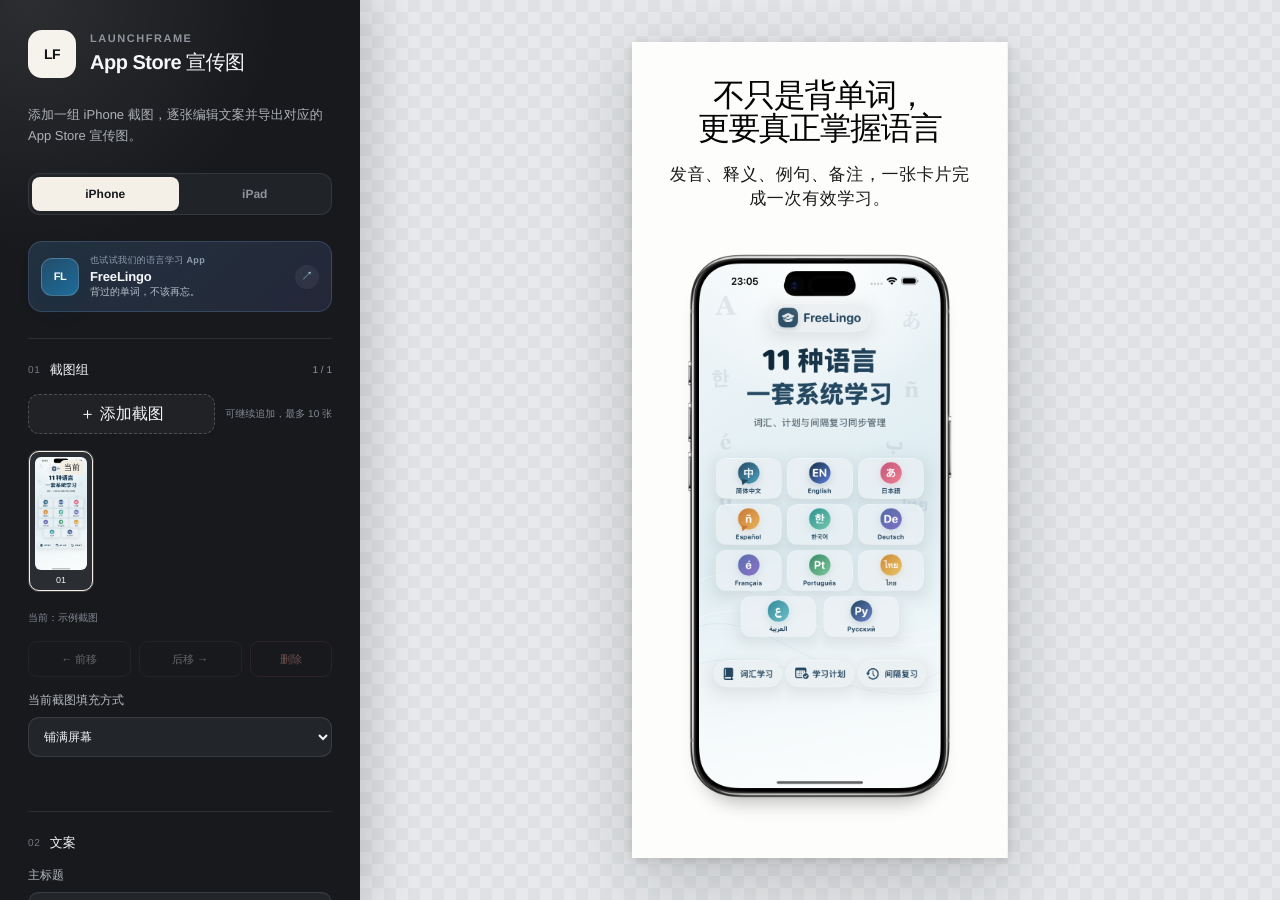
<file: index.html>
<!doctype html>
<html lang="zh-CN">
  <head>
    <meta charset="UTF-8" />
    <meta name="viewport" content="width=device-width, initial-scale=1" />
    <meta name="color-scheme" content="light" />
    <title>LaunchFrame · App Store 宣传图预览</title>
    <link rel="stylesheet" href="./styles.css?v=20260809-freelingo-promo" />
  </head>
  <body data-product="iphone">
    <div class="workspace">
      <aside class="controls" aria-label="iPhone 宣传图设置">
        <header class="controls-header">
          <div class="product-mark" aria-hidden="true">LF</div>
          <div>
            <p class="eyebrow">LaunchFrame</p>
            <h1>App Store 宣传图</h1>
          </div>
        </header>

        <p class="intro">
          添加一组 iPhone 截图，逐张编辑文案并导出对应的 App Store 宣传图。
        </p>

        <nav class="product-switcher" aria-label="设备类型">
          <a href="./" aria-current="page">iPhone</a>
          <a href="./ipad.html">iPad</a>
        </nav>

        <a
          class="app-promo"
          href="https://freelingo.ai/"
          target="_blank"
          rel="noopener noreferrer"
          aria-label="访问 FreeLingo 官网：背过的单词，不该再忘。（新窗口打开）"
        >
          <span class="app-promo-mark" aria-hidden="true">FL</span>
          <span class="app-promo-copy">
            <small>也试试我们的语言学习 App</small>
            <strong>FreeLingo</strong>
            <span>背过的单词，不该再忘。</span>
          </span>
          <span class="app-promo-arrow" aria-hidden="true">↗</span>
        </a>

        <section class="control-section" aria-labelledby="screenshots-heading">
          <div class="section-heading">
            <span class="section-index">01</span>
            <h2 id="screenshots-heading">截图组</h2>
            <output id="pagePosition" class="page-position" aria-live="polite">1 / 1</output>
          </div>

          <div class="screenshot-add-row">
            <input
              id="screenshotInput"
              class="visually-hidden"
              type="file"
              multiple
              accept="image/png,image/jpeg,image/webp"
              aria-describedby="screenshotHelp"
            />
            <label id="screenshotAddButton" class="upload-button screenshot-add-button" for="screenshotInput">
              ＋ 添加截图
            </label>
            <small id="screenshotHelp">可继续追加，最多 10 张</small>
          </div>

          <ol id="screenshotList" class="screenshot-list" aria-label="宣传图顺序"></ol>
          <p id="screenshotName" class="current-screenshot-name"></p>

          <div class="screenshot-order-actions" role="group" aria-label="当前截图操作">
            <button id="moveScreenshotPrevious" class="secondary-button" type="button">← 前移</button>
            <button id="moveScreenshotNext" class="secondary-button" type="button">后移 →</button>
            <button id="deleteScreenshot" class="danger-button" type="button">删除</button>
          </div>

          <label class="field" for="fitSelect">
            <span>当前截图填充方式</span>
            <select id="fitSelect">
              <option value="cover">铺满屏幕</option>
              <option value="contain">完整显示</option>
            </select>
          </label>

          <p id="screenshotStatus" class="screenshot-status" role="status" aria-live="polite"></p>
        </section>

        <section class="control-section" aria-labelledby="content-heading">
          <div class="section-heading">
            <span class="section-index">02</span>
            <h2 id="content-heading">文案</h2>
          </div>

          <label class="field" for="titleInput">
            <span>主标题</span>
            <textarea id="titleInput" rows="3" spellcheck="false"></textarea>
          </label>

          <label class="field" for="subtitleInput">
            <span>说明文案</span>
            <textarea id="subtitleInput" rows="3" spellcheck="false"></textarea>
          </label>
        </section>

        <section id="layoutSection" class="control-section" aria-labelledby="templates-heading">
          <div class="section-heading">
            <span class="section-index">03</span>
            <h2 id="templates-heading">排版模板</h2>
          </div>

          <div
            id="layoutGallery"
            class="layout-gallery"
            role="radiogroup"
            aria-label="宣传图排版模板"
          ></div>

          <div class="layout-subsection">
            <span class="layout-subsection-label">整组主题</span>
            <div id="themeOptions" class="theme-options" role="radiogroup" aria-label="整组主题"></div>
          </div>

          <div id="slotAssignmentPanel" class="layout-subsection" hidden>
            <span class="layout-subsection-label">图片槽位</span>
            <div id="slotAssignments" class="slot-assignments"></div>
            <p id="slotAssignmentHint" class="layout-hint"></p>
          </div>

          <div id="annotationPanel" class="layout-subsection" hidden>
            <label class="toggle-field" for="annotationsToggle">
              <span>显示步骤标注</span>
              <input id="annotationsToggle" type="checkbox" />
            </label>
            <div id="annotationFields" class="annotation-fields" hidden></div>
            <p id="annotationStatus" class="layout-hint" role="status" aria-live="polite"></p>
          </div>

          <p
            id="layoutValidationStatus"
            class="layout-hint"
            role="status"
            aria-live="polite"
          ></p>
        </section>

        <section class="control-section" aria-labelledby="device-heading">
          <div class="section-heading">
            <span class="section-index">04</span>
            <h2 id="device-heading">设备</h2>
          </div>

          <label class="field" for="frameSelect">
            <span>iPhone 原机框</span>
            <select id="frameSelect"></select>
          </label>
        </section>

        <section class="control-section" aria-labelledby="layout-heading">
          <div class="section-heading">
            <span class="section-index">05</span>
            <h2 id="layout-heading">构图微调</h2>
          </div>

          <div id="classicLayoutControls" class="layout-control-group">
            <label class="range-field" for="deviceWidthInput">
              <span>
                <span>手机宽度</span>
                <output id="deviceWidthOutput" for="deviceWidthInput"></output>
              </span>
              <input id="deviceWidthInput" type="range" min="760" max="1120" step="2" />
            </label>

            <label class="range-field" for="deviceTopInput">
              <span>
                <span>手机上边距</span>
                <output id="deviceTopOutput" for="deviceTopInput"></output>
              </span>
              <input id="deviceTopInput" type="range" min="500" max="900" step="2" />
            </label>
          </div>

          <div id="presetLayoutControls" class="layout-control-group" hidden>
            <label class="range-field layout-tuning-control" data-tuning-control="scale" for="layoutScaleInput">
              <span>
                <span>整体缩放</span>
                <output id="layoutScaleOutput" for="layoutScaleInput"></output>
              </span>
              <input id="layoutScaleInput" type="range" min="0.92" max="1.06" step="0.01" />
            </label>

            <label class="range-field layout-tuning-control" data-tuning-control="y" for="layoutYInput">
              <span>
                <span>垂直偏移</span>
                <output id="layoutYOutput" for="layoutYInput"></output>
              </span>
              <input id="layoutYInput" type="range" min="-120" max="120" step="4" />
            </label>

            <label class="range-field layout-tuning-control" data-tuning-control="spread" for="layoutSpreadInput">
              <span>
                <span>展开度</span>
                <output id="layoutSpreadOutput" for="layoutSpreadInput"></output>
              </span>
              <input id="layoutSpreadInput" type="range" min="0.85" max="1.15" step="0.01" />
            </label>

            <label class="range-field layout-tuning-control" data-tuning-control="tilt" for="layoutTiltInput">
              <span>
                <span>倾斜强度</span>
                <output id="layoutTiltOutput" for="layoutTiltInput"></output>
              </span>
              <input id="layoutTiltInput" type="range" min="0" max="1" step="0.05" />
            </label>

            <label class="range-field layout-tuning-control" data-tuning-control="focusX" for="focusXInput">
              <span>
                <span>聚焦水平位置</span>
                <output id="focusXOutput" for="focusXInput"></output>
              </span>
              <input id="focusXInput" type="range" min="0.2" max="0.8" step="0.02" />
            </label>

            <label class="range-field layout-tuning-control" data-tuning-control="focusY" for="focusYInput">
              <span>
                <span>聚焦垂直位置</span>
                <output id="focusYOutput" for="focusYInput"></output>
              </span>
              <input id="focusYInput" type="range" min="0.2" max="0.8" step="0.02" />
            </label>

            <button id="resetLayoutButton" class="secondary-button reset-layout-button" type="button">
              恢复本模板默认
            </button>
          </div>
        </section>

        <div id="controlsActions" class="controls-actions">
          <button id="resetButton" class="secondary-button" type="button">恢复默认</button>
          <button id="focusButton" class="secondary-button" type="button">专注预览</button>
          <button id="exportButton" class="primary-button export-current" type="button">
            导出当前 PNG
          </button>
          <button id="exportAllButton" class="secondary-button export-all" type="button" hidden>
            导出全部（1）
          </button>
        </div>

        <p id="multiDownloadHint" class="download-hint" hidden>
          将逐张下载多个 PNG；浏览器可能询问是否允许多个下载。
        </p>
        <p id="exportStatus" class="export-status" role="status" aria-live="polite"></p>

        <footer class="controls-footer">
          <span>6.9″ 画布</span>
          <strong>1320 × 2868 px</strong>
          <span id="zoomLabel" class="zoom-label"></span>
        </footer>
      </aside>

      <main id="stage" class="stage" aria-label="iPhone 宣传图预览区域">
        <div id="canvasShell" class="canvas-shell">
          <article id="artboard" class="artboard" aria-label="iPhone App Store 宣传图画布">
            <header class="poster-copy">
              <h2 id="posterTitle"></h2>
              <p id="posterSubtitle"></p>
            </header>

            <div id="compositionLayer" class="composition-layer" aria-hidden="true" hidden></div>

            <div id="device" class="device" aria-label="iPhone 预览">
              <div id="deviceScreen" class="device-screen">
                <img id="screenshotImage" crossorigin="anonymous" alt="应用截图" />
                <div id="screenPlaceholder" class="screen-placeholder" hidden>
                  <span>上传 iPhone 截图</span>
                </div>
              </div>
              <img id="frameImage" class="frame-image" alt="" />
            </div>

            <div id="dropStatus" class="drop-status" role="status" aria-live="polite" hidden></div>
          </article>
        </div>
      </main>
    </div>

    <div class="poster-copy export-text-measure" aria-hidden="true">
      <h2 id="exportMeasureTitle"></h2>
      <p id="exportMeasureSubtitle"></p>
    </div>

    <script src="./layouts.js?v=20260809-cross-device"></script>
    <script src="./dragdrop.js?v=20260809-dragdrop-fix"></script>
    <script src="./app.js?v=20261017-iphone-duo"></script>
  </body>
</html>
</file>
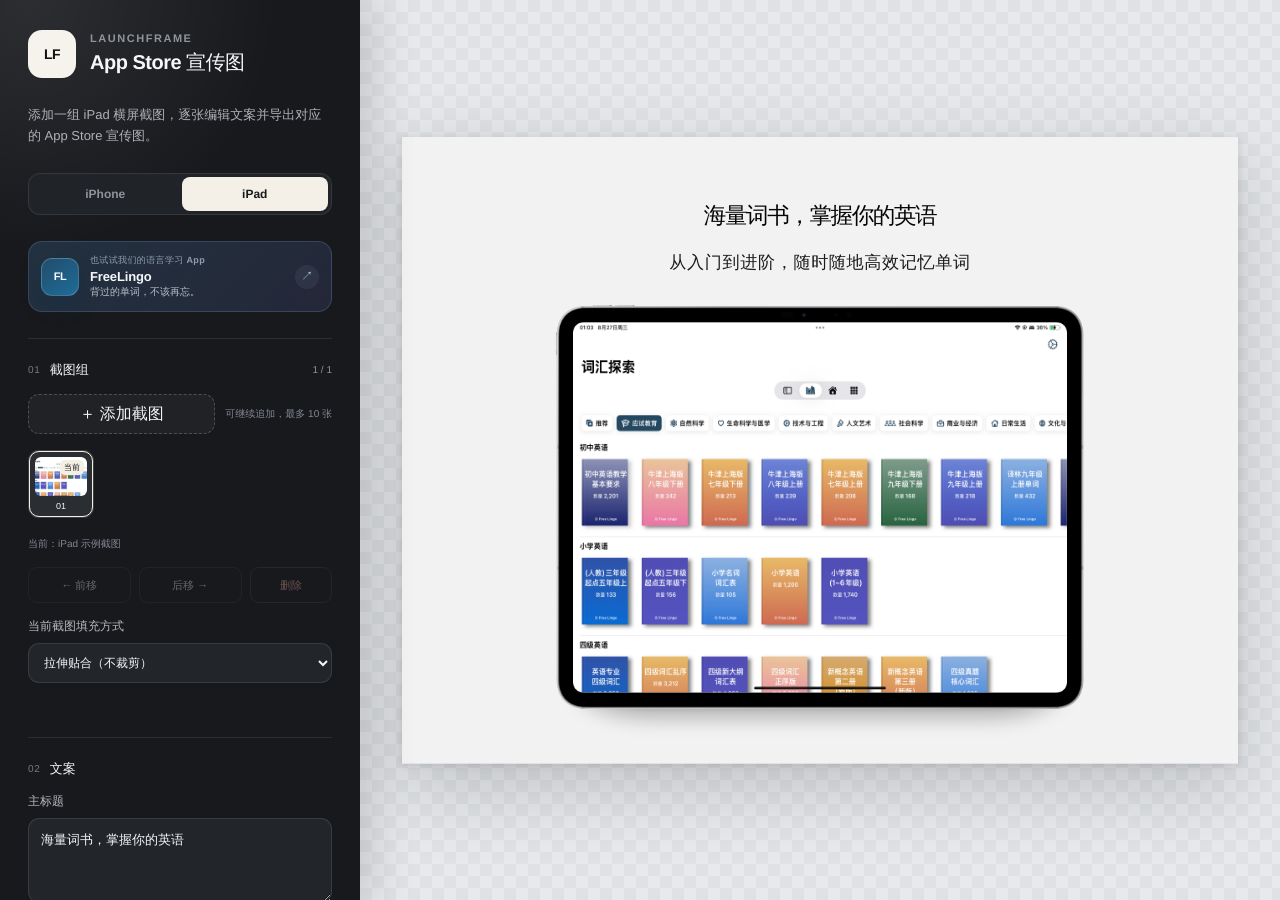
<file: ipad.html>
<!doctype html>
<html lang="zh-CN">
  <head>
    <meta charset="UTF-8" />
    <meta name="viewport" content="width=device-width, initial-scale=1" />
    <meta name="color-scheme" content="light" />
    <title>LaunchFrame · iPad App Store 宣传图</title>
    <link rel="stylesheet" href="./styles.css?v=20260809-freelingo-promo" />
  </head>
  <body data-product="ipad">
    <div class="workspace">
      <aside class="controls" aria-label="iPad 宣传图设置">
        <header class="controls-header">
          <div class="product-mark" aria-hidden="true">LF</div>
          <div>
            <p class="eyebrow">LaunchFrame</p>
            <h1>App Store 宣传图</h1>
          </div>
        </header>

        <p class="intro">
          添加一组 iPad 横屏截图，逐张编辑文案并导出对应的 App Store 宣传图。
        </p>

        <nav class="product-switcher" aria-label="设备类型">
          <a href="./">iPhone</a>
          <a href="./ipad.html" aria-current="page">iPad</a>
        </nav>

        <a
          class="app-promo"
          href="https://freelingo.ai/"
          target="_blank"
          rel="noopener noreferrer"
          aria-label="访问 FreeLingo 官网：背过的单词，不该再忘。（新窗口打开）"
        >
          <span class="app-promo-mark" aria-hidden="true">FL</span>
          <span class="app-promo-copy">
            <small>也试试我们的语言学习 App</small>
            <strong>FreeLingo</strong>
            <span>背过的单词，不该再忘。</span>
          </span>
          <span class="app-promo-arrow" aria-hidden="true">↗</span>
        </a>

        <section class="control-section" aria-labelledby="screenshots-heading">
          <div class="section-heading">
            <span class="section-index">01</span>
            <h2 id="screenshots-heading">截图组</h2>
            <output id="pagePosition" class="page-position" aria-live="polite">1 / 1</output>
          </div>

          <div class="screenshot-add-row">
            <input
              id="screenshotInput"
              class="visually-hidden"
              type="file"
              multiple
              accept="image/png,image/jpeg,image/webp"
              aria-describedby="screenshotHelp"
            />
            <label id="screenshotAddButton" class="upload-button screenshot-add-button" for="screenshotInput">
              ＋ 添加截图
            </label>
            <small id="screenshotHelp">可继续追加，最多 10 张</small>
          </div>

          <ol id="screenshotList" class="screenshot-list" aria-label="宣传图顺序"></ol>
          <p id="screenshotName" class="current-screenshot-name"></p>

          <div class="screenshot-order-actions" role="group" aria-label="当前截图操作">
            <button id="moveScreenshotPrevious" class="secondary-button" type="button">← 前移</button>
            <button id="moveScreenshotNext" class="secondary-button" type="button">后移 →</button>
            <button id="deleteScreenshot" class="danger-button" type="button">删除</button>
          </div>

          <label class="field" for="fitSelect">
            <span>当前截图填充方式</span>
            <select id="fitSelect">
              <option value="fill">拉伸贴合（不裁剪）</option>
              <option value="cover">铺满屏幕（可能裁剪）</option>
              <option value="contain">完整显示（可能留边）</option>
            </select>
          </label>

          <p id="screenshotStatus" class="screenshot-status" role="status" aria-live="polite"></p>
        </section>

        <section class="control-section" aria-labelledby="content-heading">
          <div class="section-heading">
            <span class="section-index">02</span>
            <h2 id="content-heading">文案</h2>
          </div>

          <label class="field" for="titleInput">
            <span>主标题</span>
            <textarea id="titleInput" rows="3" spellcheck="false"></textarea>
          </label>

          <label class="field" for="subtitleInput">
            <span>说明文案</span>
            <textarea id="subtitleInput" rows="3" spellcheck="false"></textarea>
          </label>
        </section>

        <section id="layoutSection" class="control-section" aria-labelledby="templates-heading">
          <div class="section-heading">
            <span class="section-index">03</span>
            <h2 id="templates-heading">排版模板</h2>
          </div>

          <div
            id="layoutGallery"
            class="layout-gallery"
            role="radiogroup"
            aria-label="iPad 宣传图排版模板"
          ></div>

          <div class="layout-subsection">
            <span class="layout-subsection-label">整组主题</span>
            <div id="themeOptions" class="theme-options" role="radiogroup" aria-label="整组主题"></div>
          </div>

          <div id="slotAssignmentPanel" class="layout-subsection" hidden>
            <span class="layout-subsection-label">图片槽位</span>
            <div id="slotAssignments" class="slot-assignments"></div>
            <p id="slotAssignmentHint" class="layout-hint"></p>
          </div>

          <div id="companionAssetPanel" class="layout-subsection companion-asset-panel" hidden>
            <div class="companion-panel-heading">
              <span class="layout-subsection-label">关联 iPhone 截图</span>
              <span class="device-role-badge">辅助素材 · 不单独导出</span>
            </div>
            <input
              id="iphoneScreenshotInput"
              class="visually-hidden"
              type="file"
              multiple
              accept="image/png,image/jpeg,image/webp"
            />
            <label id="iphoneScreenshotAddButton" class="upload-button companion-upload-button" for="iphoneScreenshotInput">
              ＋ 添加 iPhone 截图
            </label>
            <div id="iphoneAssetList" class="companion-asset-list" role="radiogroup" aria-label="iPhone 辅助截图"></div>
            <label class="field companion-fit-field" for="iphoneFitSelect">
              <span>当前辅助截图填充方式</span>
              <select id="iphoneFitSelect">
                <option value="cover">铺满屏幕（可能裁剪）</option>
                <option value="contain">完整显示（可能留边）</option>
              </select>
            </label>
            <button id="deleteIphoneAsset" class="danger-button companion-delete-button" type="button">
              移除当前辅助截图
            </button>
            <p id="iphoneScreenshotStatus" class="layout-hint" role="status" aria-live="polite"></p>
          </div>

          <div id="annotationPanel" class="layout-subsection" hidden>
            <label class="toggle-field" for="annotationsToggle">
              <span>显示步骤标注</span>
              <input id="annotationsToggle" type="checkbox" />
            </label>
            <div id="annotationFields" class="annotation-fields" hidden></div>
            <p id="annotationStatus" class="layout-hint" role="status" aria-live="polite"></p>
          </div>

          <p
            id="layoutValidationStatus"
            class="layout-hint"
            role="status"
            aria-live="polite"
          ></p>
        </section>

        <section class="control-section" aria-labelledby="device-heading">
          <div class="section-heading">
            <span class="section-index">04</span>
            <h2 id="device-heading">设备</h2>
          </div>

          <label class="field" for="frameSelect">
            <span>iPad 原机框</span>
            <select id="frameSelect"></select>
          </label>
          <p class="layout-hint">默认使用 13″ 银色机框；需要时仍可切换 11″ 或深空黑色。</p>

          <label id="iphoneFrameField" class="field companion-frame-field" for="iphoneFrameSelect" hidden>
            <span>iPhone 辅助机框</span>
            <select id="iphoneFrameSelect"></select>
            <small>跨设备模板默认使用 Air 云白色机框。</small>
          </label>
        </section>

        <section class="control-section" aria-labelledby="layout-heading">
          <div class="section-heading">
            <span class="section-index">05</span>
            <h2 id="layout-heading">构图微调</h2>
          </div>

          <div id="classicLayoutControls" class="layout-control-group">
            <label class="range-field" for="deviceWidthInput">
              <span>
                <span>iPad 宽度</span>
                <output id="deviceWidthOutput" for="deviceWidthInput"></output>
              </span>
              <input id="deviceWidthInput" type="range" min="1500" max="2200" step="4" />
            </label>

            <label class="range-field" for="deviceTopInput">
              <span>
                <span>iPad 上边距</span>
                <output id="deviceTopOutput" for="deviceTopInput"></output>
              </span>
              <input id="deviceTopInput" type="range" min="460" max="720" step="4" />
            </label>
          </div>

          <div id="presetLayoutControls" class="layout-control-group" hidden>
            <label class="range-field layout-tuning-control" data-tuning-control="scale" for="layoutScaleInput">
              <span>
                <span>整体缩放</span>
                <output id="layoutScaleOutput" for="layoutScaleInput"></output>
              </span>
              <input id="layoutScaleInput" type="range" min="0.94" max="1.05" step="0.01" />
            </label>

            <label class="range-field layout-tuning-control" data-tuning-control="y" for="layoutYInput">
              <span>
                <span>垂直偏移</span>
                <output id="layoutYOutput" for="layoutYInput"></output>
              </span>
              <input id="layoutYInput" type="range" min="-80" max="80" step="4" />
            </label>

            <label class="range-field layout-tuning-control" data-tuning-control="spread" for="layoutSpreadInput">
              <span>
                <span>展开度</span>
                <output id="layoutSpreadOutput" for="layoutSpreadInput"></output>
              </span>
              <input id="layoutSpreadInput" type="range" min="0.9" max="1.1" step="0.01" />
            </label>

            <label class="range-field layout-tuning-control" data-tuning-control="tilt" for="layoutTiltInput">
              <span>
                <span>倾斜强度</span>
                <output id="layoutTiltOutput" for="layoutTiltInput"></output>
              </span>
              <input id="layoutTiltInput" type="range" min="0" max="1" step="0.05" />
            </label>

            <label class="range-field layout-tuning-control" data-tuning-control="focusX" for="focusXInput">
              <span>
                <span>聚焦水平位置</span>
                <output id="focusXOutput" for="focusXInput"></output>
              </span>
              <input id="focusXInput" type="range" min="0.2" max="0.8" step="0.02" />
            </label>

            <label class="range-field layout-tuning-control" data-tuning-control="focusY" for="focusYInput">
              <span>
                <span>聚焦垂直位置</span>
                <output id="focusYOutput" for="focusYInput"></output>
              </span>
              <input id="focusYInput" type="range" min="0.2" max="0.8" step="0.02" />
            </label>

            <label class="toggle-field layout-tuning-control" data-tuning-control="mirror" for="layoutMirrorToggle">
              <span>镜像构图</span>
              <input id="layoutMirrorToggle" type="checkbox" />
            </label>

            <button id="resetLayoutButton" class="secondary-button reset-layout-button" type="button">
              恢复本模板默认
            </button>
          </div>
        </section>

        <div id="controlsActions" class="controls-actions">
          <button id="resetButton" class="secondary-button" type="button">恢复默认</button>
          <button id="focusButton" class="secondary-button" type="button">专注预览</button>
          <button id="exportButton" class="primary-button export-current" type="button" disabled>
            导出当前 PNG
          </button>
          <button id="exportAllButton" class="secondary-button export-all" type="button" hidden>
            导出全部（1）
          </button>
        </div>

        <p id="multiDownloadHint" class="download-hint" hidden>
          将逐张下载多个 PNG；浏览器可能询问是否允许多个下载。
        </p>
        <p id="exportStatus" class="export-status" role="status" aria-live="polite"></p>

        <footer class="controls-footer">
          <span>iPad 横屏画布</span>
          <strong>2732 × 2048 px</strong>
          <span id="zoomLabel" class="zoom-label"></span>
        </footer>
      </aside>

      <main id="stage" class="stage" aria-label="iPad 宣传图预览区域">
        <div id="canvasShell" class="canvas-shell">
          <article id="artboard" class="artboard" aria-label="iPad App Store 宣传图画布">
            <header class="poster-copy">
              <h2 id="posterTitle"></h2>
              <p id="posterSubtitle"></p>
            </header>

            <div id="compositionLayer" class="composition-layer" aria-hidden="true" hidden></div>

            <div id="device" class="device" aria-label="iPad 预览">
              <div id="deviceScreen" class="device-screen">
                <img id="screenshotImage" crossorigin="anonymous" alt="应用截图" hidden />
                <div id="screenPlaceholder" class="screen-placeholder">
                  <span>上传 iPad 横屏截图</span>
                </div>
              </div>
              <img id="frameImage" class="frame-image" alt="" />
            </div>

            <div id="dropStatus" class="drop-status" role="status" aria-live="polite" hidden></div>
          </article>
        </div>
      </main>
    </div>

    <div class="poster-copy export-text-measure" aria-hidden="true">
      <h2 id="exportMeasureTitle"></h2>
      <p id="exportMeasureSubtitle"></p>
    </div>

    <script src="./layouts.js?v=20260809-cross-device"></script>
    <script src="./dragdrop.js?v=20260809-dragdrop-fix"></script>
    <script src="./app.js?v=20261017-iphone-duo"></script>
  </body>
</html>
</file>
<file: styles.css>
:root {
  color: #17181b;
  background: #e7e8eb;
  font-family:
    Inter, ui-sans-serif, -apple-system, BlinkMacSystemFont, "SF Pro Text",
    "PingFang SC", "Microsoft YaHei", sans-serif;
  font-synthesis: none;
  text-rendering: geometricPrecision;
  --artboard-width: 1320px;
  --artboard-height: 2868px;
  --poster-background: #fdfdfc;
  --poster-title-color: #050505;
  --poster-subtitle-color: #1b1b1a;
  --poster-accent-color: #3b82f6;
  --annotation-surface: rgb(18 21 27 / 92%);
  --annotation-text: #f7f9fc;
  --annotation-label-font-size: 38px;
  --annotation-index-font-size: 28px;
  --annotation-circle-size: 64px;
  --annotation-gap: 16px;
  --composition-shadow-color: rgb(0 0 0 / 25%);
  --lens-border-color: rgb(255 255 255 / 92%);
  --screenshot-aspect-ratio: 1320 / 2868;
  --copy-top: 130px;
  --copy-side: 82px;
  --copy-width: 1156px;
  --title-font-family: "PingFang SC", "SF Pro Display", "Helvetica Neue", Arial, sans-serif;
  --title-font-size: 112px;
  --title-font-weight: 750;
  --title-letter-spacing: -5px;
  --title-line-height: 1.04;
  --subtitle-font-family: "Songti SC", STSong, "Noto Serif CJK SC", "Times New Roman", serif;
  --subtitle-font-size: 60px;
  --subtitle-font-weight: 400;
  --subtitle-letter-spacing: 2px;
  --subtitle-line-height: 1.4;
  --copy-gap: 60px;
  --device-default-width: 930px;
}

* {
  box-sizing: border-box;
}

[hidden] {
  display: none !important;
}

html,
body {
  width: 100%;
  min-width: 0;
  height: 100%;
  margin: 0;
}

body {
  overflow: hidden;
}

button,
textarea,
select,
input {
  font: inherit;
}

button,
select,
input[type="range"],
.upload-button {
  cursor: pointer;
}

.workspace {
  display: grid;
  grid-template-columns: 360px minmax(0, 1fr);
  width: 100%;
  height: 100%;
}

.controls {
  position: relative;
  z-index: 10;
  display: flex;
  flex-direction: column;
  gap: 26px;
  min-width: 0;
  padding: 30px 28px 24px;
  overflow-y: auto;
  color: #f6f7f8;
  background:
    radial-gradient(circle at 8% 0%, rgb(255 255 255 / 9%), transparent 26%),
    #17191d;
  box-shadow: 12px 0 42px rgb(17 18 20 / 16%);
}

.controls-header {
  display: flex;
  align-items: center;
  gap: 14px;
}

.product-mark {
  display: grid;
  flex: 0 0 auto;
  place-items: center;
  width: 48px;
  height: 48px;
  border: 1px solid rgb(255 255 255 / 16%);
  border-radius: 14px;
  color: #111215;
  background: #f6f3ed;
  font-size: 14px;
  font-weight: 800;
  letter-spacing: -0.04em;
}

.eyebrow,
.controls-header h1,
.section-heading h2,
.intro,
.poster-copy h2,
.poster-copy p {
  margin: 0;
}

.eyebrow {
  margin-bottom: 4px;
  color: #90949c;
  font-size: 11px;
  font-weight: 700;
  letter-spacing: 0.14em;
  text-transform: uppercase;
}

.controls-header h1 {
  font-size: 20px;
  font-weight: 680;
  letter-spacing: -0.025em;
}

.intro {
  color: #aeb1b7;
  font-size: 13px;
  line-height: 1.65;
}

.product-switcher {
  display: grid;
  grid-template-columns: 1fr 1fr;
  gap: 3px;
  padding: 3px;
  border: 1px solid rgb(255 255 255 / 9%);
  border-radius: 12px;
  background: #202328;
}

.product-switcher a {
  display: grid;
  place-items: center;
  min-height: 34px;
  border-radius: 8px;
  color: #8f939b;
  font-size: 12px;
  font-weight: 650;
  text-decoration: none;
  transition:
    color 150ms ease,
    background 150ms ease;
}

.product-switcher a:hover {
  color: #f1f2f3;
}

.product-switcher a[aria-current="page"] {
  color: #18191c;
  background: #f4f0e7;
}

.app-promo {
  display: grid;
  grid-template-columns: 38px minmax(0, 1fr) 24px;
  gap: 11px;
  align-items: center;
  min-width: 0;
  padding: 12px;
  border: 1px solid rgb(139 196 255 / 18%);
  border-radius: 14px;
  color: inherit;
  background:
    linear-gradient(135deg, rgb(66 153 225 / 13%), rgb(99 102 241 / 8%)),
    #1e2228;
  text-decoration: none;
  transition:
    border-color 150ms ease,
    background 150ms ease,
    transform 150ms ease;
}

.app-promo:hover {
  border-color: rgb(139 196 255 / 38%);
  background:
    linear-gradient(135deg, rgb(66 153 225 / 19%), rgb(99 102 241 / 12%)),
    #20252c;
  transform: translateY(-1px);
}

.app-promo:focus-visible {
  outline: 2px solid #8bc4ff;
  outline-offset: 3px;
}

.app-promo-mark {
  display: grid;
  place-items: center;
  width: 38px;
  height: 38px;
  border: 1px solid rgb(255 255 255 / 18%);
  border-radius: 11px;
  color: #f7fbff;
  background: linear-gradient(145deg, #234d6a, #1d6c9a);
  box-shadow: 0 8px 22px rgb(8 48 75 / 30%);
  font-size: 11px;
  font-weight: 800;
  letter-spacing: -0.04em;
}

.app-promo-copy {
  display: grid;
  min-width: 0;
}

.app-promo-copy small {
  margin-bottom: 2px;
  overflow: hidden;
  color: #8f9eae;
  font-size: 9px;
  font-weight: 650;
  letter-spacing: 0.04em;
  text-overflow: ellipsis;
  white-space: nowrap;
}

.app-promo-copy strong {
  color: #f5f8fb;
  font-size: 13px;
  font-weight: 720;
  letter-spacing: -0.01em;
}

.app-promo-copy > span {
  margin-top: 2px;
  overflow: hidden;
  color: #b5c0cb;
  font-size: 10px;
  line-height: 1.35;
  text-overflow: ellipsis;
  white-space: nowrap;
}

.app-promo-arrow {
  display: grid;
  place-items: center;
  width: 24px;
  height: 24px;
  border-radius: 50%;
  color: #a7c8e5;
  background: rgb(255 255 255 / 6%);
  font-size: 12px;
}

.control-section {
  display: grid;
  gap: 15px;
  padding-top: 22px;
  border-top: 1px solid rgb(255 255 255 / 9%);
}

.section-heading {
  display: flex;
  align-items: center;
  gap: 9px;
}

.page-position {
  margin-left: auto;
  color: #8d919a;
  font-size: 10px;
  font-variant-numeric: tabular-nums;
}

.section-index {
  color: #757982;
  font-size: 10px;
  font-variant-numeric: tabular-nums;
  letter-spacing: 0.08em;
}

.section-heading h2 {
  font-size: 13px;
  font-weight: 660;
}

.field,
.range-field {
  display: grid;
  gap: 8px;
  color: #b7bac0;
  font-size: 12px;
  font-weight: 580;
}

.field textarea,
.field select {
  width: 100%;
  border: 1px solid rgb(255 255 255 / 10%);
  border-radius: 11px;
  outline: none;
  color: #f5f6f7;
  background: #22252a;
  transition:
    border-color 150ms ease,
    background 150ms ease;
}

.field textarea {
  min-height: 76px;
  padding: 11px 12px;
  resize: vertical;
  font-size: 13px;
  line-height: 1.55;
}

.field select {
  height: 40px;
  padding: 0 11px;
  font-size: 12px;
}

.field textarea:focus,
.field select:focus,
.upload-button:focus-within {
  border-color: #f4efe4;
  background: #272a30;
}

.upload-button {
  display: grid;
  gap: 3px;
  min-height: 58px;
  padding: 11px 12px;
  border: 1px dashed rgb(255 255 255 / 20%);
  border-radius: 11px;
  color: #f3f4f5;
  background: rgb(255 255 255 / 4%);
  transition:
    border-color 150ms ease,
    background 150ms ease;
}

.upload-button:hover {
  border-color: rgb(255 255 255 / 42%);
  background: rgb(255 255 255 / 7%);
}

.upload-button small {
  max-width: 100%;
  overflow: hidden;
  color: #838791;
  font-size: 10px;
  font-weight: 500;
  text-overflow: ellipsis;
  white-space: nowrap;
}

.screenshot-add-row {
  display: grid;
  grid-template-columns: 1fr auto;
  align-items: center;
  gap: 6px 10px;
}

.screenshot-add-button {
  display: flex;
  align-items: center;
  justify-content: center;
  min-height: 40px;
  padding: 8px 12px;
}

.screenshot-add-row small {
  color: #838791;
  font-size: 10px;
  white-space: nowrap;
}

.screenshot-add-button[aria-disabled="true"] {
  cursor: not-allowed;
  opacity: 0.48;
}

.screenshot-list {
  display: flex;
  gap: 8px;
  margin: 0;
  padding: 2px 1px 7px;
  overflow-x: auto;
  list-style: none;
  overscroll-behavior-inline: contain;
  scroll-snap-type: x proximity;
}

.screenshot-item {
  flex: 0 0 64px;
  scroll-snap-align: start;
}

.screenshot-card {
  position: relative;
  display: grid;
  gap: 5px;
  width: 100%;
  padding: 5px;
  border: 1px solid rgb(255 255 255 / 10%);
  border-radius: 10px;
  color: #aeb1b7;
  background: #22252a;
}

.screenshot-card img,
.screenshot-card-placeholder {
  display: block;
  width: 100%;
  aspect-ratio: var(--screenshot-aspect-ratio);
  border-radius: 6px;
  background: #34373d;
}

.screenshot-card img {
  object-fit: cover;
}

.screenshot-card-placeholder {
  background:
    linear-gradient(135deg, rgb(255 255 255 / 8%), transparent 55%),
    #34373d;
}

.screenshot-card[aria-current="true"] {
  border-color: #f4efe4;
  color: #f5f6f7;
  background: #2a2d32;
  box-shadow: 0 0 0 1px rgb(244 239 228 / 18%);
}

.screenshot-card-index {
  font-size: 9px;
  font-variant-numeric: tabular-nums;
  text-align: center;
}

.screenshot-current-badge {
  position: absolute;
  top: 8px;
  right: 8px;
  padding: 2px 4px;
  border-radius: 5px;
  color: #17191d;
  background: #f4efe4;
  font-size: 8px;
}

.screenshot-card:not([aria-current="true"]) .screenshot-current-badge {
  display: none;
}

.current-screenshot-name,
.screenshot-status {
  margin: -2px 0 0;
  color: #838791;
  font-size: 10px;
  line-height: 1.5;
}

.current-screenshot-name {
  overflow: hidden;
  text-overflow: ellipsis;
  white-space: nowrap;
}

.screenshot-status {
  min-height: 15px;
}

.screenshot-status.is-error {
  color: #ffaaa0;
}

.screenshot-order-actions {
  display: grid;
  grid-template-columns: 1fr 1fr 0.8fr;
  gap: 8px;
}

.screenshot-order-actions button {
  min-height: 36px;
  border-radius: 9px;
  font-size: 11px;
  font-weight: 650;
}

.screenshot-order-actions button:disabled {
  cursor: not-allowed;
  opacity: 0.38;
}

.danger-button {
  border: 1px solid rgb(255 128 116 / 25%);
  color: #ffaaa0;
  background: transparent;
}

.range-field > span {
  display: flex;
  justify-content: space-between;
  gap: 12px;
}

.range-field output {
  color: #f3f4f5;
  font-size: 11px;
  font-variant-numeric: tabular-nums;
}

.range-field input {
  width: 100%;
  accent-color: #f3efe7;
}

.layout-gallery {
  display: grid;
  grid-template-columns: repeat(2, minmax(0, 1fr));
  gap: 8px;
}

.layout-gallery-group {
  display: grid;
  grid-column: 1 / -1;
  gap: 8px;
}

.layout-gallery-group + .layout-gallery-group {
  margin-top: 8px;
  padding-top: 12px;
  border-top: 1px solid rgb(255 255 255 / 9%);
}

.layout-gallery-group-label {
  display: flex;
  align-items: center;
  justify-content: space-between;
  color: #b7bac0;
  font-size: 10px;
  font-weight: 680;
  letter-spacing: 0.02em;
}

.layout-gallery-group-label small {
  color: #727781;
  font-size: 8px;
  font-weight: 520;
}

.layout-gallery-grid {
  display: grid;
  grid-template-columns: repeat(2, minmax(0, 1fr));
  gap: 8px;
}

.layout-card {
  display: grid;
  grid-template-columns: 34px minmax(0, 1fr);
  gap: 8px;
  align-items: center;
  min-height: 68px;
  padding: 7px;
  border: 1px solid rgb(255 255 255 / 10%);
  border-radius: 11px;
  color: #b8bbc1;
  background: #22252a;
  text-align: left;
}

.layout-card:hover {
  border-color: rgb(255 255 255 / 24%);
  background: #272a30;
}

.layout-card[aria-checked="true"] {
  border-color: #f4efe4;
  color: #f5f6f7;
  background: #2c2f35;
  box-shadow: 0 0 0 1px rgb(244 239 228 / 15%);
}

.layout-card-copy {
  display: grid;
  gap: 3px;
  min-width: 0;
}

.layout-card-copy strong {
  overflow: hidden;
  font-size: 10px;
  font-weight: 680;
  text-overflow: ellipsis;
  white-space: nowrap;
}

.layout-card-copy small {
  overflow: hidden;
  color: #858a94;
  font-size: 8px;
  font-weight: 500;
  text-overflow: ellipsis;
  white-space: nowrap;
}

.layout-thumbnail {
  position: relative;
  width: 32px;
  height: 52px;
  overflow: hidden;
  border: 1px solid rgb(255 255 255 / 12%);
  border-radius: 6px;
  background: #f5f4f1;
}

.layout-thumbnail-device {
  position: absolute;
  display: block;
  border: 1px solid #262a31;
  border-radius: 4px;
  background: linear-gradient(160deg, #c8dbef, #eef3f7);
  box-shadow: 0 2px 4px rgb(0 0 0 / 18%);
  transform-origin: center top;
}

.layout-thumbnail-device.is-card {
  border-color: rgb(38 42 49 / 42%);
  border-radius: 3px;
}

.layout-thumbnail-device.is-detail {
  border-color: rgb(38 42 49 / 32%);
  border-radius: 2px;
  background: #dce9f4;
}

body[data-product="ipad"] .layout-card {
  grid-template-columns: 54px minmax(0, 1fr);
}

.layout-card-slot-count {
  position: absolute;
  right: 2px;
  bottom: 2px;
  display: grid;
  place-items: center;
  min-width: 12px;
  height: 12px;
  padding: 0 3px;
  border-radius: 6px;
  color: #fff;
  background: rgb(17 20 27 / 82%);
  font-size: 7px;
  font-weight: 700;
}

.layout-subsection {
  display: grid;
  gap: 9px;
  padding-top: 2px;
}

.layout-subsection-label {
  color: #b7bac0;
  font-size: 11px;
  font-weight: 620;
}

.companion-asset-panel {
  padding: 12px;
  border: 1px solid rgb(105 158 255 / 22%);
  border-radius: 12px;
  background: linear-gradient(145deg, rgb(65 105 190 / 11%), rgb(255 255 255 / 2%));
}

.companion-panel-heading {
  display: flex;
  align-items: center;
  justify-content: space-between;
  gap: 10px;
}

.device-role-badge {
  padding: 3px 7px;
  border-radius: 999px;
  color: #a9c7ff;
  background: rgb(72 118 209 / 16%);
  font-size: 7px;
  font-weight: 650;
  white-space: nowrap;
}

.companion-upload-button {
  min-height: 38px;
}

.companion-asset-list {
  display: grid;
  grid-template-columns: repeat(4, minmax(0, 1fr));
  gap: 7px;
}

.companion-asset-card,
.companion-asset-empty {
  position: relative;
  display: grid;
  min-width: 0;
  min-height: 66px;
  padding: 5px;
  border: 1px solid rgb(255 255 255 / 10%);
  border-radius: 9px;
  color: #8f949e;
  background: #22252a;
  font-size: 7px;
}

.companion-asset-card {
  grid-template-rows: 44px auto;
  gap: 4px;
  text-align: left;
}

.companion-asset-card img {
  width: 100%;
  height: 44px;
  border-radius: 5px;
  object-fit: cover;
  object-position: center top;
}

.companion-asset-card span {
  overflow: hidden;
  text-overflow: ellipsis;
  white-space: nowrap;
}

.companion-asset-card[aria-checked="true"] {
  border-color: #a9c7ff;
  color: #eef4ff;
  box-shadow: 0 0 0 1px rgb(120 164 255 / 20%);
}

.companion-asset-empty {
  grid-column: 1 / -1;
  min-height: 52px;
  place-items: center;
  border-style: dashed;
  background: rgb(255 255 255 / 2%);
  text-align: center;
}

.companion-fit-field,
.companion-frame-field {
  margin-top: 2px;
}

.companion-delete-button {
  min-height: 34px;
}

.theme-options {
  display: grid;
  grid-template-columns: repeat(4, minmax(0, 1fr));
  gap: 7px;
}

.theme-option {
  display: grid;
  gap: 5px;
  justify-items: center;
  min-width: 0;
  padding: 7px 3px 6px;
  border: 1px solid rgb(255 255 255 / 10%);
  border-radius: 9px;
  color: #969aa3;
  background: transparent;
  font-size: 8px;
}

.theme-option[aria-checked="true"] {
  border-color: #f4efe4;
  color: #f5f6f7;
  background: rgb(255 255 255 / 7%);
}

.theme-swatch {
  width: 24px;
  height: 24px;
  border: 1px solid rgb(255 255 255 / 24%);
  border-radius: 50%;
  box-shadow: inset 0 0 0 1px rgb(0 0 0 / 8%);
}

.slot-assignments,
.annotation-fields,
.layout-control-group {
  display: grid;
  gap: 12px;
}

.slot-field {
  display: grid;
  grid-template-columns: 68px minmax(0, 1fr);
  align-items: center;
  gap: 10px;
  color: #aeb1b7;
  font-size: 10px;
}

.slot-field select,
.annotation-field input {
  width: 100%;
  height: 36px;
  padding: 0 9px;
  border: 1px solid rgb(255 255 255 / 10%);
  border-radius: 9px;
  outline: none;
  color: #f5f6f7;
  background: #22252a;
  font-size: 10px;
}

.annotation-field {
  display: grid;
  grid-template-columns: 58px minmax(0, 1fr);
  align-items: center;
  gap: 10px;
  color: #aeb1b7;
  font-size: 10px;
}

.toggle-field {
  display: flex;
  align-items: center;
  justify-content: space-between;
  gap: 12px;
  color: #b7bac0;
  font-size: 11px;
  font-weight: 620;
}

.toggle-field input {
  width: 34px;
  height: 19px;
  accent-color: #f4efe4;
}

.layout-hint {
  min-height: 15px;
  margin: 0;
  color: #838791;
  font-size: 9px;
  line-height: 1.5;
}

.layout-hint.is-error {
  color: #ffaaa0;
}

.reset-layout-button {
  min-height: 36px;
  border-radius: 9px;
  font-size: 10px;
  font-weight: 650;
}

.controls-actions {
  display: grid;
  grid-template-columns: 1fr 1fr;
  gap: 10px;
}

.controls-actions button {
  min-height: 42px;
  border-radius: 11px;
  font-size: 12px;
  font-weight: 680;
}

.controls-actions button:disabled {
  cursor: not-allowed;
  opacity: 0.58;
}

.secondary-button {
  border: 1px solid rgb(255 255 255 / 12%);
  color: #e5e6e8;
  background: transparent;
}

.primary-button {
  border: 1px solid #f4f0e7;
  color: #18191c;
  background: #f4f0e7;
}

.export-current {
  grid-column: 1 / -1;
}

.controls-actions.has-multiple .export-current {
  grid-column: auto;
  border-color: rgb(255 255 255 / 12%);
  color: #e5e6e8;
  background: transparent;
}

.controls-actions.has-multiple .export-all {
  border-color: #f4f0e7;
  color: #18191c;
  background: #f4f0e7;
}

.download-hint {
  margin: -18px 0 0;
  color: #838791;
  font-size: 10px;
  line-height: 1.5;
  text-align: center;
}

.export-status {
  min-height: 15px;
  margin: -18px 0 0;
  color: #92969f;
  font-size: 10px;
  line-height: 1.5;
  text-align: center;
}

.export-status.is-error {
  color: #ffaaa0;
}

button:focus-visible,
.screenshot-card:focus-visible,
.product-switcher a:focus-visible,
#screenshotInput:focus-visible + .screenshot-add-button {
  outline: 2px solid #f4efe4;
  outline-offset: 2px;
}

.controls-footer {
  display: flex;
  align-items: baseline;
  gap: 8px;
  margin-top: auto;
  padding-top: 4px;
  color: #737780;
  font-size: 10px;
  font-variant-numeric: tabular-nums;
}

.controls-footer strong {
  color: #b7bac0;
  font-weight: 600;
}

.zoom-label {
  margin-left: auto;
}

.stage {
  position: relative;
  display: grid;
  place-items: center;
  min-width: 0;
  min-height: 0;
  padding: 42px;
  overflow: auto;
  background:
    linear-gradient(45deg, rgb(255 255 255 / 28%) 25%, transparent 25%) 0 0 / 24px 24px,
    linear-gradient(-45deg, rgb(255 255 255 / 28%) 25%, transparent 25%) 0 12px / 24px 24px,
    linear-gradient(45deg, transparent 75%, rgb(255 255 255 / 28%) 75%) 12px -12px / 24px 24px,
    linear-gradient(-45deg, transparent 75%, rgb(255 255 255 / 28%) 75%) -12px 0 / 24px 24px,
    #dfe1e4;
}

.canvas-shell {
  position: relative;
  flex: none;
  box-shadow:
    0 24px 70px rgb(19 21 24 / 18%),
    0 2px 8px rgb(19 21 24 / 12%);
}

.artboard {
  position: absolute;
  inset: 0 auto auto 0;
  width: var(--artboard-width);
  height: var(--artboard-height);
  overflow: hidden;
  color: #080808;
  background: var(--poster-background);
  transform-origin: left top;
  -webkit-font-smoothing: antialiased;
}

.poster-copy {
  position: absolute;
  z-index: 5;
  top: var(--copy-top);
  right: var(--copy-side);
  left: var(--copy-side);
  text-align: center;
}

.poster-copy h2 {
  color: var(--poster-title-color);
  font-family: var(--title-font-family);
  font-size: var(--title-font-size);
  font-weight: var(--title-font-weight);
  letter-spacing: var(--title-letter-spacing);
  line-height: var(--title-line-height);
  white-space: pre-line;
}

.poster-copy p {
  margin-top: var(--copy-gap);
  color: var(--poster-subtitle-color);
  font-family: var(--subtitle-font-family);
  font-size: var(--subtitle-font-size);
  font-weight: var(--subtitle-font-weight);
  letter-spacing: var(--subtitle-letter-spacing);
  line-height: var(--subtitle-line-height);
  white-space: pre-line;
}

.export-text-measure {
  position: fixed;
  z-index: -1;
  top: 0;
  right: auto;
  left: -10000px;
  width: var(--copy-width);
  opacity: 0;
  pointer-events: none;
}

.device {
  position: absolute;
  z-index: 2;
  left: 50%;
  width: var(--device-default-width);
  isolation: isolate;
  transform: translateX(-50%);
}

.composition-layer {
  position: absolute;
  z-index: 2;
  inset: 0;
  pointer-events: none;
}

.composition-device,
.composition-card,
.composition-detail {
  position: absolute;
  isolation: isolate;
  transform-origin: center top;
}

.composition-slot {
  cursor: copy;
  pointer-events: auto;
  touch-action: none;
  user-select: none;
}

.composition-slot[data-has-screenshot="true"] {
  cursor: grab;
}

.composition-slot[data-has-screenshot="true"]:active {
  cursor: grabbing;
}

.composition-slot > .composition-screen,
.composition-slot > .composition-frame,
.composition-slot > .composition-placeholder,
.composition-card.composition-slot > img {
  pointer-events: none;
}

.composition-drop-proxy {
  cursor: copy;
  pointer-events: auto;
}

.composition-drop-proxy > img,
.composition-drop-proxy > .composition-placeholder {
  pointer-events: none;
}

.composition-slot::after {
  position: absolute;
  z-index: 6;
  inset: 0;
  border: 10px solid transparent;
  border-radius: 14% / 7%;
  content: "";
  pointer-events: none;
  transition:
    border-color 120ms ease,
    box-shadow 120ms ease;
}

.composition-card.composition-slot::after {
  border-radius: inherit;
}

.composition-slot.is-drag-source {
  opacity: 0.58;
}

.composition-slot.is-drop-target::after,
.composition-drop-proxy.is-drop-target::after,
.device.is-drop-target::after {
  position: absolute;
  z-index: 8;
  inset: 0;
  border-color: var(--poster-accent-color);
  border-style: solid;
  border-width: 10px;
  box-shadow:
    inset 0 0 0 8px rgb(255 255 255 / 72%),
    0 0 0 10px color-mix(in srgb, var(--poster-accent-color) 42%, transparent);
  content: "";
  pointer-events: none;
}

.composition-drop-proxy.is-drop-target::after {
  border-radius: inherit;
}

.device.is-drop-target::after {
  border-radius: 15% / 8%;
}

.drop-status {
  position: absolute;
  z-index: 20;
  right: 50%;
  bottom: 72px;
  max-width: calc(100% - 144px);
  padding: 22px 34px;
  border: 2px solid rgb(255 255 255 / 46%);
  border-radius: 999px;
  color: #fff;
  background: rgb(12 19 34 / 88%);
  box-shadow: 0 18px 54px rgb(0 0 0 / 24%);
  font-family: -apple-system, BlinkMacSystemFont, "SF Pro Display", "PingFang SC", sans-serif;
  font-size: 34px;
  font-weight: 620;
  line-height: 1.35;
  pointer-events: none;
  text-align: center;
  transform: translateX(50%);
  backdrop-filter: blur(18px);
}

.drop-status.is-error {
  color: #fff5f3;
  background: rgb(136 42 34 / 92%);
}

.composition-slot-badge {
  position: absolute;
  z-index: 7;
  top: 3.5%;
  left: 6%;
  display: grid;
  min-width: 84px;
  height: 58px;
  padding: 0 18px;
  place-items: center;
  border: 2px solid rgb(255 255 255 / 42%);
  border-radius: 999px;
  color: #fff;
  background: rgb(12 16 24 / 78%);
  box-shadow: 0 8px 24px rgb(0 0 0 / 24%);
  font-size: 25px;
  font-weight: 720;
  letter-spacing: 0.02em;
  line-height: 1;
  pointer-events: none;
}

.composition-device::before,
.composition-card::before {
  position: absolute;
  z-index: -2;
  inset: 3% 5% 2%;
  border-radius: 15% / 8%;
  background: color-mix(in srgb, var(--composition-shadow-color) 72%, transparent);
  box-shadow:
    0 42px 64px var(--composition-shadow-color),
    0 10px 22px color-mix(in srgb, var(--composition-shadow-color) 58%, transparent);
  content: "";
}

.composition-screen {
  position: absolute;
  z-index: 1;
  overflow: hidden;
  background: #f2f4f5;
}

.composition-screen img,
.composition-card img {
  display: block;
  width: 100%;
  height: 100%;
  object-position: center;
}

.composition-detail {
  overflow: hidden;
  border-radius: 40px;
  background: #f2f4f5;
  box-shadow:
    0 34px 72px var(--composition-shadow-color),
    0 8px 20px color-mix(in srgb, var(--composition-shadow-color) 62%, transparent);
}

.composition-detail::after {
  position: absolute;
  z-index: 3;
  inset: 0;
  border: 8px solid var(--lens-border-color);
  border-radius: inherit;
  content: "";
  pointer-events: none;
}

.composition-detail img {
  position: absolute;
  display: block;
  max-width: none;
  object-fit: fill;
}

.composition-frame {
  position: absolute;
  z-index: 3;
  inset: 0;
  display: block;
  width: 100%;
  height: 100%;
  user-select: none;
}

.composition-card {
  overflow: hidden;
  border: 3px solid rgb(255 255 255 / 68%);
  border-radius: 58px;
  background: #f2f4f5;
}

.composition-card::before {
  inset: 0;
  border-radius: inherit;
}

.composition-placeholder {
  display: grid;
  position: absolute;
  z-index: 2;
  inset: 0;
  place-items: center;
  padding: 32px;
  color: #52606b;
  background: linear-gradient(145deg, #f5f1e9, #d8e8ec);
  font-size: 32px;
  font-weight: 650;
  text-align: center;
}

.focus-lens {
  position: absolute;
  z-index: 8;
  overflow: hidden;
  border-radius: 50%;
  background-color: #eef1f4;
  background-repeat: no-repeat;
  box-shadow:
    0 34px 72px var(--composition-shadow-color),
    0 8px 20px color-mix(in srgb, var(--composition-shadow-color) 62%, transparent);
}

.focus-lens::after {
  position: absolute;
  z-index: 1;
  inset: 0;
  border: 10px solid var(--lens-border-color);
  border-radius: inherit;
  content: "";
  pointer-events: none;
}

.focus-lens img {
  position: absolute;
  display: block;
  max-width: none;
  object-fit: fill;
}

.composition-arrow {
  position: absolute;
  z-index: 12;
  display: grid;
  place-items: center;
  border-radius: 50%;
  color: #fff;
  background: var(--poster-accent-color);
  box-shadow: 0 18px 42px color-mix(in srgb, var(--poster-accent-color) 40%, transparent);
  font-size: 58px;
  font-weight: 500;
  line-height: 1;
}

.composition-annotation {
  position: absolute;
  z-index: 12;
  display: grid;
  grid-template-columns: var(--annotation-circle-size) minmax(0, 1fr);
  align-items: center;
  gap: var(--annotation-gap);
  color: var(--poster-subtitle-color);
  font-family: "PingFang SC", "SF Pro Text", "Helvetica Neue", Arial, sans-serif;
  font-size: var(--annotation-label-font-size);
  font-weight: 640;
  line-height: 1.2;
  white-space: nowrap;
}

.composition-annotation-index {
  display: grid;
  place-items: center;
  width: var(--annotation-circle-size);
  height: var(--annotation-circle-size);
  border-radius: 50%;
  color: var(--annotation-text);
  background: var(--annotation-surface);
  font-size: var(--annotation-index-font-size);
  font-variant-numeric: tabular-nums;
}

.composition-annotation-label {
  display: block;
  min-width: 0;
  overflow: hidden;
  text-overflow: clip;
}

.device::before {
  position: absolute;
  z-index: -2;
  inset: 3% 5% 2%;
  border-radius: 15% / 8%;
  background: rgb(0 0 0 / 18%);
  box-shadow:
    0 42px 64px rgb(0 0 0 / 25%),
    0 10px 22px rgb(0 0 0 / 12%);
  content: "";
}

.device-screen {
  position: absolute;
  z-index: 1;
  overflow: hidden;
  background: #f2f4f5;
}

.device-screen img {
  display: block;
  width: 100%;
  height: 100%;
  object-fit: cover;
  object-position: center;
}

.screen-placeholder {
  display: grid;
  position: absolute;
  inset: 0;
  place-items: center;
  color: #61717c;
  background:
    radial-gradient(circle at 30% 22%, #e5f5f5, transparent 38%),
    linear-gradient(145deg, #f5f1e9, #d8e8ec);
  font-size: 44px;
  font-weight: 650;
}

.frame-image {
  position: absolute;
  z-index: 3;
  inset: 0;
  display: block;
  width: 100%;
  height: 100%;
  pointer-events: none;
  user-select: none;
}

.visually-hidden {
  position: absolute !important;
  width: 1px !important;
  height: 1px !important;
  padding: 0 !important;
  overflow: hidden !important;
  clip: rect(0, 0, 0, 0) !important;
  white-space: nowrap !important;
  border: 0 !important;
}

body.preview-only .workspace {
  grid-template-columns: 1fr;
}

body.preview-only .controls {
  display: none;
}

body.render-mode {
  width: var(--artboard-width);
  height: var(--artboard-height);
  overflow: hidden;
  background: var(--poster-background);
}

body.render-mode .workspace {
  display: block;
  width: var(--artboard-width);
  height: var(--artboard-height);
}

body.render-mode .controls {
  display: none;
}

body.render-mode .stage {
  display: block;
  width: var(--artboard-width);
  height: var(--artboard-height);
  padding: 0;
  overflow: hidden;
  background: transparent;
}

body.render-mode .canvas-shell {
  width: var(--artboard-width) !important;
  height: var(--artboard-height) !important;
  box-shadow: none;
}

body.render-mode .artboard {
  transform: none !important;
}

body.render-mode .composition-slot,
body.render-mode .composition-drop-proxy {
  cursor: default;
  pointer-events: none;
}

body.preview-only .composition-slot,
body.preview-only .composition-drop-proxy,
body.preview-only .device {
  cursor: copy;
}

body.render-mode .composition-slot-badge,
body.preview-only .composition-slot-badge {
  display: none;
}

body.render-mode .drop-status {
  display: none;
}

@media (max-width: 820px) {
  .workspace {
    grid-template-columns: 300px minmax(0, 1fr);
  }

  .controls {
    padding-right: 22px;
    padding-left: 22px;
  }

  .stage {
    padding: 24px;
  }
}
</file>
